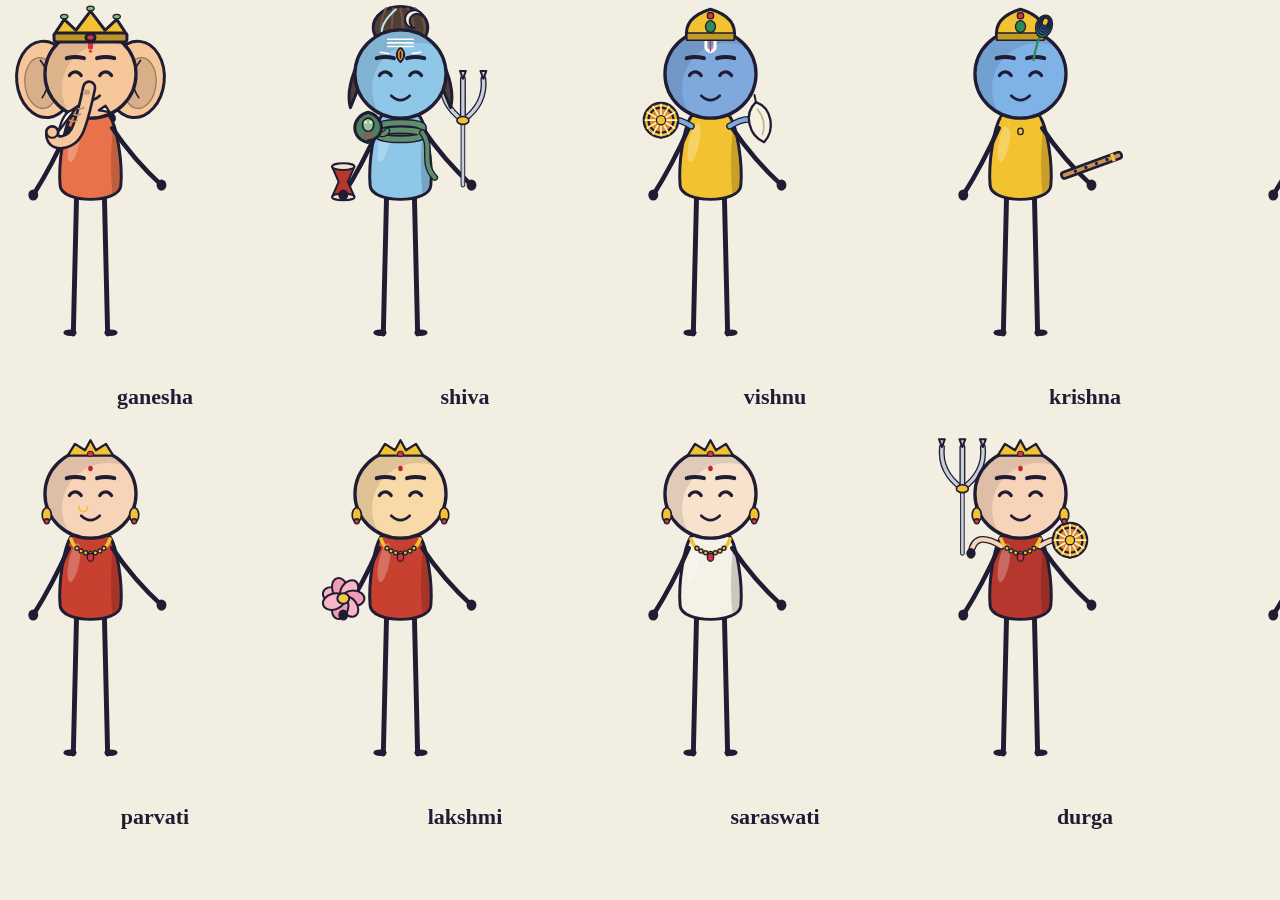
<file: .agents/skills/faceless-shorts/styles/tall-tale/example/deity-audit.html>
<!doctype html>
<html><head><meta charset="utf-8"><title>Deity audit</title>
<style>
@font-face { font-family: 'Inter'; font-weight: 900; src: url('fonts/Inter-Black.otf'); }
body { margin: 0; background: #F3EEE2; }
canvas { display: block; }
</style></head>
<body><canvas id="cv" width="1860" height="880"></canvas>
<script type="importmap">{"imports":{"three":"./vendor/three.module.js","three/addons/":"./vendor/addons/"}}</script>
<script type="module">
import { drawToon, PROPS } from './src/core/toon.js';
import { DEITIES, deityLook } from './src/core/deity.js';

const cv = document.getElementById('cv'), g = cv.getContext('2d');
g.fillStyle = '#F3EEE2'; g.fillRect(0, 0, cv.width, cv.height);
const names = Object.keys(DEITIES).filter((n) => n !== 'rakshasa');
const HOLD = { shiva: { holdR: PROPS.trishul, holdL: PROPS.damaru }, hanuman: { holdR: PROPS.gada },
  krishna: { holdR: PROPS.flute }, lakshmi: { holdL: PROPS.lotus }, murugan: { holdR: PROPS.vel },
  rama: { holdL: PROPS.bow } };
const CW = 1860 / 6, CH = 420;
names.forEach((n, i) => {
  const col = i % 6, row = Math.floor(i / 6);
  const x = col * CW, y = row * CH;
  g.save(); g.translate(x + 6, y + 4); g.scale(0.33, 0.33);
  drawToon(g, deityLook(n), { mood: 'happy', armL: [24, 8], armR: [34, 14], legs: 'stand', ...(HOLD[n] || {}) });
  g.restore();
  g.fillStyle = '#1F1C33'; g.font = '900 22px Inter'; g.textAlign = 'center';
  g.fillText(n, x + CW / 2, y + CH - 16);
});
window.__ready = true;
</script></body></html>
</file>
